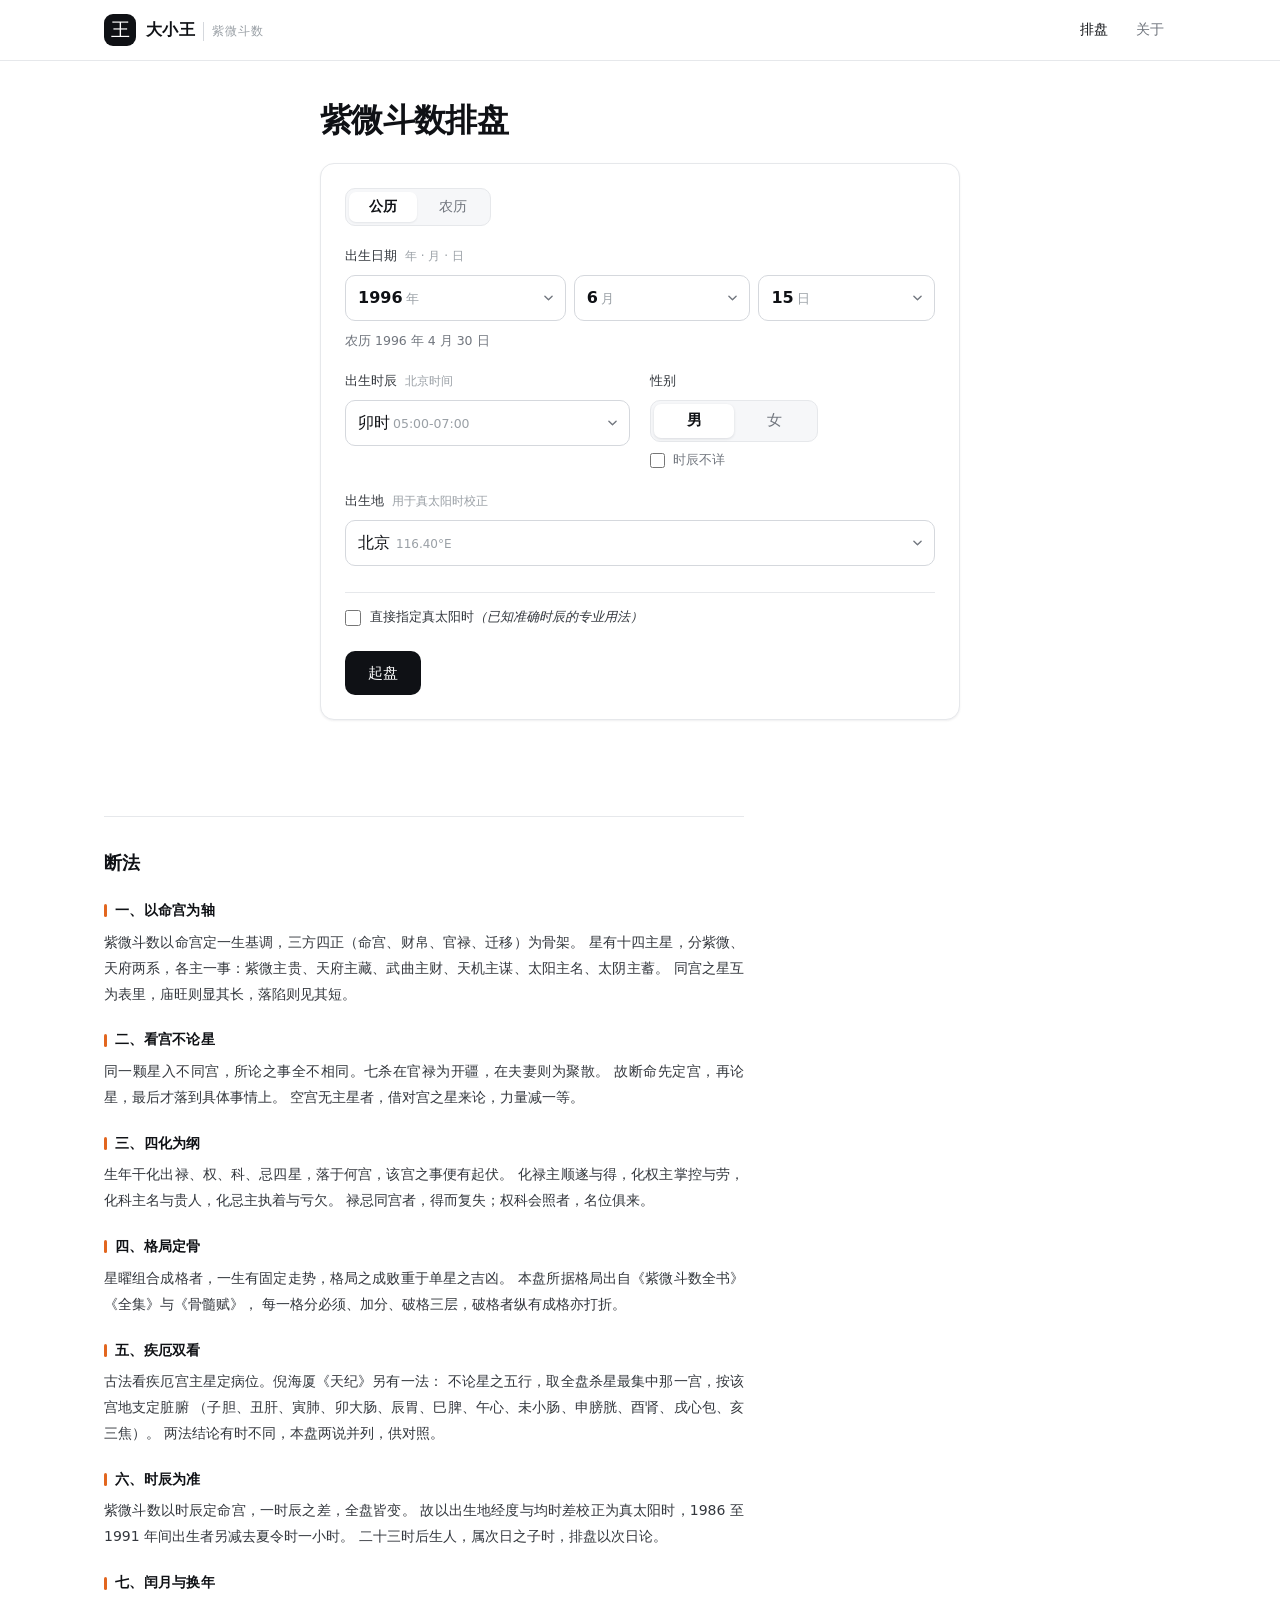
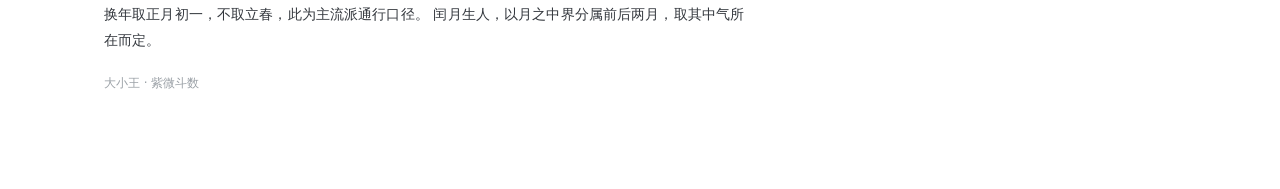
<file: index.html>
<!DOCTYPE html>
<html lang="zh-CN">
<head>
<meta charset="utf-8">
<meta name="viewport" content="width=device-width, initial-scale=1, viewport-fit=cover">
<meta name="theme-color" content="#ffffff">
<title>大小王 · 紫微斗数排盘</title>
<meta name="description" content="紫微斗数排盘。按《紫微斗数全书》校订星曜庙旺，含真太阳时校正、生年四化、大限流年与格局断法。">
<meta property="og:type" content="website">
<meta property="og:title" content="大小王 · 紫微斗数排盘">
<meta property="og:description" content="紫微斗数排盘。按《紫微斗数全书》校订星曜庙旺，含真太阳时校正、生年四化、大限流年与格局断法。">
<meta name="twitter:card" content="summary">
<link rel="stylesheet" href="style.css?v=mvi3adf1">
</head>
<body>

<header class="topbar">
  <div class="topbar-inner">
    <a class="brand" href="./" aria-label="大小王 紫微斗数">
      <span class="brand-mark" aria-hidden="true">王</span>
      <span class="brand-text">
        <span class="brand-name">大小王</span>
        <span class="brand-sub">紫微斗数</span>
      </span>
    </a>
    <nav class="topnav">
      <button type="button" class="nav-link is-active" data-scroll="app">排盘</button>
      <button type="button" class="nav-link" data-scroll="about">关于</button>
    </nav>
  </div>
</header>

<main id="app">

  <!-- ─── 输入区 ─── -->
  <section class="hero" id="form-section">
    <h1 class="hero-title">紫微斗数排盘</h1>

    <form class="card form-card" id="birth-form" novalidate>

      <div class="field field-wide">
        <div class="cal-switch" role="tablist" aria-label="历法">
          <button type="button" class="cal-tab is-active" data-cal="solar" role="tab" aria-selected="true">公历</button>
          <button type="button" class="cal-tab" data-cal="lunar" role="tab" aria-selected="false">农历</button>
        </div>
      </div>

      <div class="field field-wide">
        <label class="label">出生日期<span class="label-note">年 · 月 · 日</span></label>
        <div class="date-row">
          <button type="button" class="pick" id="pick-year" aria-label="选年"></button>
          <button type="button" class="pick" id="pick-month" aria-label="选月"></button>
          <button type="button" class="pick" id="pick-day" aria-label="选日"></button>
        </div>
        <p class="date-hint" id="date-hint"></p>
      </div>

      <div class="field">
        <label class="label">出生时辰<span class="label-note">北京时间</span></label>
        <button type="button" class="pick pick-wide" id="pick-hour" aria-label="选时辰"></button>

      </div>

      <div class="field">
        <span class="label">性别</span>
        <div class="slider" id="gender-slider" role="radiogroup" aria-label="性别">
          <span class="slider-thumb" aria-hidden="true"></span>
          <button type="button" class="slider-opt is-on" data-gender="male" role="radio" aria-checked="true">男</button>
          <button type="button" class="slider-opt" data-gender="female" role="radio" aria-checked="false">女</button>
        </div>
        <label class="check">
          <input type="checkbox" id="unknown-time">
          <span>时辰不详</span>
        </label>
      </div>

      <div class="field field-wide">
        <label class="label">出生地<span class="label-note">用于真太阳时校正</span></label>
        <button type="button" class="pick" id="pick-city" aria-label="选出生地"></button>
      </div>


      <div class="field field-wide adv">
        <label class="adv-check">
          <input type="checkbox" id="use-solar">
          <span>直接指定真太阳时<em>（已知准确时辰的专业用法）</em></span>
        </label>
        <div class="adv-input" id="adv-input" style="display:none">
          <button type="button" class="pick pick-wide" id="pick-solar" aria-label="选真太阳时"></button>
        </div>
      </div>

      <div class="form-actions">
        <button class="btn btn-primary" type="submit">起盘</button>
        <button class="btn btn-ghost" type="button" id="btn-reset" hidden>重新填写</button>
      </div>
      <p class="form-error" id="form-error" hidden></p>
    </form>
  </section>

  <!-- ─── 结果区 ─── -->
  <section class="result" id="result" hidden>

    <div class="result-head">
      <div class="result-title">
        <h2 id="chart-name">命盘</h2>
        <p class="result-meta" id="chart-meta"></p>
      </div>
      <div class="result-actions">
        <button class="btn btn-ghost btn-sm" type="button" id="btn-toggle-stars">隐藏杂曜</button>
        <button class="btn btn-ghost btn-sm" type="button" id="btn-print">导出 PDF</button>
        <button class="btn btn-ghost btn-sm" type="button" id="btn-new">改信息</button>
      </div>
    </div>

    <div class="board-wrap">
      <div class="board" id="board" aria-label="紫微斗数十二宫命盘"></div>
    </div>

    <div class="palace-detail" id="palace-detail" hidden></div>

    <div class="grid-2">
      <div class="card panel">
        <h3 class="panel-title">基本信息</h3>
        <dl class="kv" id="facts"></dl>
        <h3 class="panel-title panel-title-gap">时辰推算</h3>
        <div id="solar-trace"></div>
      </div>
      <div class="card panel">
        <h3 class="panel-title">生年四化<small id="sihua-stem"></small></h3>
        <div class="sihua-row" id="sihua-row"></div>
        <div class="sihua-detail" id="sihua-detail" hidden></div>
        <h3 class="panel-title panel-title-gap">命宫格局</h3>
        <div class="patterns" id="patterns"></div>
      </div>
    </div>

    <div class="card panel panel-wide">
      <h3 class="panel-title">大限<small>点击查看该步大限</small></h3>
      <div class="daxian-row" id="daxian-row"></div>
      <div class="daxian-detail" id="daxian-detail"></div>
    </div>

    <section class="reading" id="reading">
      <div class="reading-head">
        <h2 class="reading-title">解读</h2>
        <p class="reading-sub">按十二宫逐宫推演，每条论断下标出所依之星与宫</p>
      </div>
      <div class="reading-grid" id="reading-grid"></div>
    </section>

    <section class="reading" id="full-reading" hidden>
      <div class="reading-head">
        <h2 class="reading-title">详细解读<small class="full-tag">原始数据 · 2000–2010 出生</small></h2>
      </div>
      <div id="full-reading-body"></div>
    </section>

  </section>

  <!-- ─── 关于 ─── -->
  <section class="about" id="about">
    <h2 class="about-title">断法</h2>

    <h3 class="about-h">一、以命宫为轴</h3>
    <p class="about-text">
      紫微斗数以命宫定一生基调，三方四正（命宫、财帛、官禄、迁移）为骨架。
      星有十四主星，分紫微、天府两系，各主一事：紫微主贵、天府主藏、武曲主财、天机主谋、太阳主名、太阴主蓄。
      同宫之星互为表里，庙旺则显其长，落陷则见其短。
    </p>

    <h3 class="about-h">二、看宫不论星</h3>
    <p class="about-text">
      同一颗星入不同宫，所论之事全不相同。七杀在官禄为开疆，在夫妻则为聚散。
      故断命先定宫，再论星，最后才落到具体事情上。
      空宫无主星者，借对宫之星来论，力量减一等。
    </p>

    <h3 class="about-h">三、四化为纲</h3>
    <p class="about-text">
      生年干化出禄、权、科、忌四星，落于何宫，该宫之事便有起伏。
      化禄主顺遂与得，化权主掌控与劳，化科主名与贵人，化忌主执着与亏欠。
      禄忌同宫者，得而复失；权科会照者，名位俱来。
    </p>

    <h3 class="about-h">四、格局定骨</h3>
    <p class="about-text">
      星曜组合成格者，一生有固定走势，格局之成败重于单星之吉凶。
      本盘所据格局出自《紫微斗数全书》《全集》与《骨髓赋》，
      每一格分必须、加分、破格三层，破格者纵有成格亦打折。
    </p>

    <h3 class="about-h">五、疾厄双看</h3>
    <p class="about-text">
      古法看疾厄宫主星定病位。倪海厦《天纪》另有一法：
      不论星之五行，取全盘杀星最集中那一宫，按该宫地支定脏腑
      （子胆、丑肝、寅肺、卯大肠、辰胃、巳脾、午心、未小肠、申膀胱、酉肾、戌心包、亥三焦）。
      两法结论有时不同，本盘两说并列，供对照。
    </p>

    <h3 class="about-h">六、时辰为准</h3>
    <p class="about-text">
      紫微斗数以时辰定命宫，一时辰之差，全盘皆变。
      故以出生地经度与均时差校正为真太阳时，1986 至 1991 年间出生者另减去夏令时一小时。
      二十三时后生人，属次日之子时，排盘以次日论。
    </p>

    <h3 class="about-h">七、闰月与换年</h3>
    <p class="about-text">
      换年取正月初一，不取立春，此为主流派通行口径。
      闰月生人，以月之中界分属前后两月，取其中气所在而定。
    </p>

    <p class="about-foot">大小王 · 紫微斗数</p>
  </section>

</main>



<!-- 弹层：格局详情 -->
<div class="sheet" id="sheet" hidden>
  <div class="sheet-mask" data-close></div>
  <div class="sheet-body" role="dialog" aria-modal="true">
    <button class="sheet-close" data-close aria-label="关闭">×</button>
    <div id="sheet-content"></div>
  </div>
</div>


<!-- 滚轮选择面板 -->
<div class="wheel-sheet" id="wheel-sheet" hidden>
  <div class="wheel-mask" data-wclose></div>
  <div class="wheel-panel">
    <div class="wheel-top">
      <button type="button" class="wheel-cancel" data-wclose>取消</button>
      <span class="wheel-title" id="wheel-title">选择</span>
      <button type="button" class="wheel-ok" id="wheel-ok">确定</button>
    </div>
    <div class="wheel-body">
      <div class="wheel-band" aria-hidden="true"></div>
      <div class="wheels" id="wheels"></div>
    </div>
  </div>
</div>

<script src="app.js?v=mvi3adf1"></script>
</body>
</html>
</file>
<file: style.css>
/* ─── 设计变量 ─────────────────────────────────────────── */
:root {
  --ink: #0f1115;
  --ink-2: #33373d;
  --muted: #71767e;
  --muted-2: #9aa0a6;
  --line: #e6e8eb;
  --line-strong: #d5d8dd;
  --bg: #ffffff;
  --soft: #f6f7f9;
  --accent: #b42318;
  --accent-soft: #fdf3f2;
  --sel: #e2661f;            /* 选中态：橙 */
  --sel-soft: #fdf5ef;
  --sel-strong: #c9540e;
  --green: #157f5b;
  --amber: #a16207;
  --blue: #1d4ed8;
  --radius: 14px;
  --radius-sm: 10px;
  --shadow: 0 1px 2px rgba(16, 24, 40, .04), 0 1px 3px rgba(16, 24, 40, .03);
  --font: -apple-system, BlinkMacSystemFont, "SF Pro Text", "Segoe UI", "PingFang SC",
          "Hiragino Sans GB", "Microsoft YaHei", system-ui, sans-serif;
}

* { box-sizing: border-box; }

html { -webkit-text-size-adjust: 100%; }

body {
  margin: 0;
  background: var(--bg);
  color: var(--ink);
  font-family: var(--font);
  font-size: 15px;
  line-height: 1.6;
  -webkit-font-smoothing: antialiased;
}

a { color: inherit; text-decoration: none; }
a:hover { text-decoration: underline; }
button { font-family: inherit; }

/* ─── 顶栏 ────────────────────────────────────────────── */
.topbar {
  position: sticky;
  top: 0;
  z-index: 20;
  background: rgba(255, 255, 255, .82);
  backdrop-filter: saturate(180%) blur(16px);
  -webkit-backdrop-filter: saturate(180%) blur(16px);
  border-bottom: 1px solid var(--line);
}
.topbar-inner {
  max-width: 1120px;
  margin: 0 auto;
  padding: 0 24px;
  height: 60px;
  display: flex;
  align-items: center;
  justify-content: space-between;
  gap: 16px;
}

.brand { display: flex; align-items: center; gap: 10px; }
.brand:hover { text-decoration: none; }

.brand-mark {
  width: 32px;
  height: 32px;
  border-radius: 9px;
  background: var(--ink);
  color: #fff;
  font-family: "Songti SC", "STSong", "Noto Serif CJK SC", serif;
  font-size: 19px;
  line-height: 32px;
  text-align: center;
  letter-spacing: 0;
  flex: none;
  user-select: none;
}

.brand-text { display: flex; align-items: baseline; gap: 8px; }
.brand-name {
  font-size: 16px;
  font-weight: 650;
  letter-spacing: .02em;
}
.brand-sub {
  font-size: 12px;
  color: var(--muted-2);
  letter-spacing: .08em;
  padding-left: 8px;
  border-left: 1px solid var(--line-strong);
}

.topnav { display: flex; gap: 4px; }
.nav-link {
  appearance: none;
  border: 0;
  background: transparent;
  color: var(--muted);
  font-size: 14px;
  padding: 7px 12px;
  border-radius: 8px;
  cursor: pointer;
  transition: color .15s, background .15s;
}
.nav-link:hover { color: var(--ink); background: var(--soft); }
.nav-link.is-active { color: var(--ink); font-weight: 550; }

/* ─── 主体 ────────────────────────────────────────────── */
main { max-width: 1120px; margin: 0 auto; padding: 0 24px 96px; }

#form-section, #reading, #about { scroll-margin-top: 76px; }

.hero { padding: 64px 0 40px; max-width: 640px; margin: 0 auto; }
.hero-title {
  font-size: 40px;
  line-height: 1.2;
  font-weight: 680;
  letter-spacing: -.02em;
  margin: 0 0 12px;
}
.hero-sub {
  margin: 0 0 32px;
  color: var(--muted);
  font-size: 15.5px;
  line-height: 1.7;
}

.card {
  background: #fff;
  border: 1px solid var(--line);
  border-radius: var(--radius);
  box-shadow: var(--shadow);
}

/* ─── 表单 ────────────────────────────────────────────── */
.form-card {
  padding: 24px;
  display: grid;
  grid-template-columns: 1fr 1fr;
  gap: 20px 20px;
}
.field { display: flex; flex-direction: column; gap: 8px; }
.field-wide { grid-column: 1 / -1; }

.label {
  font-size: 13px;
  font-weight: 550;
  color: var(--ink-2);
  display: flex;
  align-items: baseline;
  gap: 8px;
}
.label-note { font-weight: 400; color: var(--muted-2); font-size: 12px; }

.input {
  appearance: none;
  width: 100%;
  height: 42px;
  padding: 0 12px;
  border: 1px solid var(--line-strong);
  border-radius: var(--radius-sm);
  background: #fff;
  color: var(--ink);
  font-size: 15px;
  font-family: inherit;
  transition: border-color .15s, box-shadow .15s;
}
.input:focus {
  outline: none;
  border-color: var(--ink);
  box-shadow: 0 0 0 3px rgba(15, 17, 21, .08);
}
.select {
  cursor: pointer;
  background-image: url("data:image/svg+xml,%3Csvg xmlns='http://www.w3.org/2000/svg' width='10' height='6' viewBox='0 0 10 6'%3E%3Cpath d='M1 1l4 4 4-4' stroke='%2371767e' stroke-width='1.5' fill='none' stroke-linecap='round' stroke-linejoin='round'/%3E%3C/svg%3E");
  background-repeat: no-repeat;
  background-position: right 14px center;
  padding-right: 34px;
}
.select-row { display: grid; grid-template-columns: 1fr 1fr; gap: 12px; }

.check {
  display: flex;
  align-items: flex-start;
  gap: 8px;
  font-size: 13px;
  color: var(--muted);
  cursor: pointer;
  user-select: none;
}
.check input { margin: 3px 0 0; accent-color: var(--ink); width: 15px; height: 15px; }
.check em { font-style: normal; color: var(--muted-2); font-size: 12px; }

.segmented {
  display: inline-flex;
  padding: 3px;
  gap: 2px;
  background: var(--soft);
  border-radius: 10px;
  border: 1px solid var(--line);
  align-self: flex-start;
}
.seg {
  appearance: none;
  border: 0;
  background: transparent;
  color: var(--muted);
  font-size: 14px;
  padding: 6px 24px;
  border-radius: 7px;
  cursor: pointer;
  transition: all .15s;
}
.seg.is-active {
  background: #fff;
  color: var(--ink);
  font-weight: 550;
  box-shadow: 0 1px 2px rgba(16, 24, 40, .08);
}

.form-actions {
  grid-column: 1 / -1;
  display: flex;
  gap: 10px;
  margin-top: 4px;
}

.btn {
  appearance: none;
  border: 1px solid transparent;
  border-radius: var(--radius-sm);
  font-size: 15px;
  font-weight: 550;
  padding: 0 22px;
  height: 44px;
  cursor: pointer;
  transition: background .15s, border-color .15s, transform .06s;
}
.btn:active { transform: translateY(1px); }
.btn-primary { background: var(--ink); color: #fff; }
.btn-primary:hover { background: #262b33; }
.btn-ghost {
  background: #fff;
  border-color: var(--line-strong);
  color: var(--ink-2);
}
.btn-ghost:hover { background: var(--soft); border-color: var(--muted-2); }
.btn-sm { height: 34px; padding: 0 14px; font-size: 13.5px; font-weight: 500; }

.form-error {
  grid-column: 1 / -1;
  margin: 0;
  padding: 10px 12px;
  font-size: 13.5px;
  color: var(--accent);
  background: var(--accent-soft);
  border-radius: var(--radius-sm);
}

/* ─── 结果头 ──────────────────────────────────────────── */
.result { padding-top: 8px; }
.result-head {
  display: flex;
  align-items: flex-end;
  justify-content: space-between;
  gap: 16px;
  flex-wrap: wrap;
  margin-bottom: 20px;
}
.result-title h2 {
  margin: 0 0 4px;
  font-size: 22px;
  font-weight: 650;
  letter-spacing: -.01em;
}
.result-meta {
  margin: 0;
  color: var(--muted);
  font-size: 13.5px;
  font-variant-numeric: tabular-nums;
}
.result-actions { display: flex; gap: 8px; flex-wrap: wrap; }

/* ─── 命盘 ────────────────────────────────────────────── */
.board-wrap { overflow-x: auto; -webkit-overflow-scrolling: touch; }

.board {
  display: grid;
  grid-template-columns: repeat(4, minmax(0, 1fr));
  grid-template-rows: repeat(4, minmax(136px, auto));
  gap: 8px;
}

.palace {
  border: 1px solid var(--line);
  border-radius: var(--radius-sm);
  padding: 10px 11px;
  display: flex;
  flex-direction: column;
  gap: 6px;
  background: #fff;
  min-height: 0;
  transition: border-color .15s, box-shadow .15s, background .15s;
  cursor: default;
}
.palace:hover { border-color: var(--line-strong); box-shadow: var(--shadow); }

.palace-head {
  display: flex;
  align-items: baseline;
  justify-content: space-between;
  gap: 6px;
}
.palace-name {
  font-size: 13px;
  font-weight: 600;
  color: var(--ink);
  letter-spacing: .02em;
}
.palace-gz {
  font-size: 11.5px;
  color: var(--muted-2);
  font-variant-numeric: tabular-nums;
}
.palace-tag {
  font-size: 10px;
  color: var(--accent);
  border: 1px solid currentColor;
  border-radius: 4px;
  padding: 0 3px;
  line-height: 1.5;
  margin-left: 4px;
  vertical-align: 1px;
}

.stars-major { display: flex; flex-wrap: wrap; gap: 4px 10px; }
.star-major {
  display: inline-flex;
  align-items: baseline;
  gap: 2px;
  font-size: 15px;
  font-weight: 600;
  letter-spacing: .01em;
}
.star-bright {
  font-size: 10.5px;
  font-weight: 500;
  color: var(--muted-2);
  margin-left: 1px;
}

.stars-other {
  display: flex;
  flex-wrap: wrap;
  gap: 2px 7px;
  font-size: 11.5px;
  color: var(--muted);
  line-height: 1.5;
}
.star-sha { color: #b0897f; }
.star-lucky { color: #6f8f7e; }

.palace-foot {
  margin-top: auto;
  display: flex;
  align-items: baseline;
  justify-content: space-between;
  gap: 6px;
  font-size: 11px;
  color: var(--muted-2);
  font-variant-numeric: tabular-nums;
}
.palace-empty { font-size: 11.5px; color: var(--muted-2); }

/* 四化印章 */
.sihua {
  display: inline-block;
  width: 14px;
  height: 14px;
  line-height: 14px;
  text-align: center;
  border-radius: 3px;
  font-size: 10px;
  font-weight: 700;
  margin-left: 2px;
  vertical-align: 1px;
  color: #fff;
}
.sihua-禄 { background: var(--green); }
.sihua-权 { background: var(--amber); }
.sihua-科 { background: var(--blue); }
.sihua-忌 { background: var(--accent); }

/* 命宫 / 身宫 / 当前大限 */
.palace.is-ming { border-color: var(--ink); box-shadow: inset 0 0 0 .5px var(--ink); }
.palace.is-shen .palace-name::after {
  content: "身";
  font-size: 9.5px;
  color: var(--accent);
  border: 1px solid currentColor;
  border-radius: 3px;
  padding: 0 2px;
  margin-left: 4px;
  vertical-align: 1px;
}
.palace.is-current { background: var(--soft); }
.palace.is-selected { border-color: var(--ink); box-shadow: 0 0 0 3px rgba(15, 17, 21, .07); }
.palace.is-current:not(.is-ming) { border-color: var(--line-strong); }

/* 中宫 */
.board-center {
  grid-column: 2 / 4;
  grid-row: 2 / 4;
  border-radius: var(--radius-sm);
  background: var(--soft);
  padding: 18px 20px;
  display: flex;
  flex-direction: column;
  justify-content: center;
  gap: 14px;
}
.center-top { text-align: center; }
.center-label { font-size: 11.5px; color: var(--muted-2); letter-spacing: .18em; }
.center-title {
  font-size: 19px;
  font-weight: 650;
  margin: 4px 0 2px;
  letter-spacing: .04em;
}
.center-sub {
  font-size: 12.5px;
  color: var(--muted);
  font-variant-numeric: tabular-nums;
}
.center-grid {
  display: grid;
  grid-template-columns: repeat(2, 1fr);
  gap: 8px 16px;
  padding-top: 12px;
  border-top: 1px solid var(--line-strong);
}
.center-item { display: flex; flex-direction: column; gap: 1px; }
.center-item-wide { grid-column: 1 / -1; }
.center-item-wide dd { letter-spacing: .06em; }
.center-item dt { font-size: 11px; color: var(--muted-2); }
.center-item dd { margin: 0; font-size: 13.5px; font-weight: 550; }

/* ─── 面板 ────────────────────────────────────────────── */
.grid-2 {
  display: grid;
  grid-template-columns: 1fr 1fr;
  gap: 16px;
  margin-top: 16px;
  align-items: start;
}
.panel { padding: 20px 22px; }
.panel-wide { margin-top: 16px; }
.panel-title {
  margin: 0 0 14px;
  font-size: 13px;
  font-weight: 600;
  color: var(--ink-2);
  letter-spacing: .02em;
  display: flex;
  align-items: baseline;
  gap: 8px;
}
.panel-title small {
  font-weight: 400;
  color: var(--muted-2);
  font-size: 11.5px;
  letter-spacing: 0;
}
.panel-title-gap { margin-top: 22px; }

.kv {
  margin: 0;
  display: grid;
  grid-template-columns: auto 1fr;
  gap: 9px 18px;
  font-size: 13.5px;
}
.kv dt { color: var(--muted); }
.kv dd { margin: 0; color: var(--ink); font-variant-numeric: tabular-nums; }

.sihua-row { display: grid; grid-template-columns: repeat(2, 1fr); gap: 8px; }.sihua-item {
  display: flex;
  align-items: center;
  gap: 8px;
  padding: 8px 10px;
  border: 1px solid var(--line);
  border-radius: 8px;
  font-size: 13px;
}
.sihua-item .sihua { margin: 0; flex: none; }
.sihua-item span:last-child { color: var(--ink-2); }

.patterns { display: flex; flex-wrap: wrap; gap: 7px; }
.pattern-chip {
  font-size: 12.5px;
  padding: 4px 9px;
  border-radius: 999px;
  border: 1px solid var(--line-strong);
  color: var(--ink-2);
  background: #fff;
  white-space: nowrap;
}
.pattern-chip.lv-excellent { border-color: #c8b48a; color: #7a5c22; background: #fdfaf3; }
.pattern-chip.lv-caution { border-color: #e0c4bf; color: #8a3a30; background: #fdf5f4; }
.pattern-empty { font-size: 13px; color: var(--muted-2); }

/* ─── 时辰推算 ────────────────────────────────────────── */
.trace-flow {
  display: flex;
  flex-wrap: wrap;
  align-items: stretch;
  gap: 6px;
}
.trace-node {
  display: flex;
  flex-direction: column;
  gap: 1px;
  padding: 6px 9px;
  border: 1px solid var(--line);
  border-radius: 8px;
  background: #fff;
  min-width: 0;
  position: relative;
}
.trace-node + .trace-node::before {
  content: "";
  position: absolute;
  left: -7px;
  top: 50%;
  width: 6px;
  height: 1px;
  background: var(--line-strong);
}
.trace-val {
  font-size: 12.5px;
  font-weight: 600;
  font-variant-numeric: tabular-nums;
  white-space: nowrap;
}
.trace-key { font-size: 10px; color: var(--muted-2); white-space: nowrap; }
.trace-node.is-final { background: var(--ink); border-color: var(--ink); }
.trace-node.is-final .trace-val { color: #fff; }
.trace-node.is-final .trace-key { color: rgba(255, 255, 255, .6); }

.trace-result {
  margin: 10px 0 0;
  font-size: 13px;
  color: var(--muted);
}
.trace-result strong { color: var(--ink); font-weight: 600; }

/* ─── 大限 ────────────────────────────────────────────── */
.daxian-row {
  display: grid;
  grid-template-columns: repeat(12, 1fr);
  gap: 6px;
}
.dx {
  appearance: none;
  border: 1px solid var(--line);
  background: #fff;
  border-radius: 8px;
  padding: 8px 4px;
  cursor: pointer;
  text-align: center;
  transition: all .15s;
  min-width: 0;
}
.dx:hover { border-color: var(--muted-2); background: var(--soft); }
.dx-age {
  display: block;
  font-size: 12.5px;
  font-weight: 600;
  font-variant-numeric: tabular-nums;
  color: var(--ink);
  white-space: nowrap;
}
.dx-palace { display: block; font-size: 10.5px; color: var(--muted-2); white-space: nowrap; }
.dx.is-now { border-color: var(--ink); background: var(--ink); }
.dx.is-now .dx-age, .dx.is-now .dx-palace { color: #fff; }
.dx.is-now .dx-palace { opacity: .7; }

.daxian-detail {
  margin-top: 14px;
  padding-top: 14px;
  border-top: 1px solid var(--line);
  font-size: 13.5px;
  color: var(--muted);
  min-height: 22px;
}
.daxian-detail strong { color: var(--ink); font-weight: 600; }
.daxian-detail .sihua { margin: 0 2px; }



/* ─── 关于 ────────────────────────────────────────────── */
.about {
  margin-top: 64px;
  padding-top: 32px;
  border-top: 1px solid var(--line);
  max-width: 640px;
}
.about-title {
  font-size: 18px;
  font-weight: 650;
  margin: 0 0 20px;
  letter-spacing: -.01em;
}
.about-h {
  font-size: 13.5px;
  font-weight: 650;
  color: var(--ink);
  margin: 22px 0 8px;
  letter-spacing: .02em;
  display: flex;
  align-items: center;
  gap: 8px;
}
.about-h::before {
  content: "";
  width: 3px;
  height: 13px;
  border-radius: 2px;
  background: var(--sel);
  flex: none;
}
.about-text { font-size: 14px; color: var(--ink-2); line-height: 1.85; margin: 0 0 10px; text-align: justify; }
.about-text a { color: var(--ink-2); text-decoration: underline; text-underline-offset: 2px; text-decoration-color: var(--line-strong); }
.about-text a:hover { text-decoration-color: var(--ink); }
.about-foot { font-size: 12px; color: var(--muted-2); margin: 20px 0 0; }

/* ─── 响应式 ──────────────────────────────────────────── */
@media (max-width: 860px) {
  main { padding: 0 16px 72px; }
  .topbar-inner { padding: 0 16px; }
  .hero { padding: 40px 0 28px; }
  .hero-title { font-size: 30px; }
  .hero-sub { font-size: 14.5px; margin-bottom: 24px; }
  .form-card { grid-template-columns: 1fr; padding: 20px; gap: 18px; }
  .field-wide { grid-column: 1; }
  .form-actions { grid-column: 1; }
  .form-error { grid-column: 1; }
  .grid-2 { grid-template-columns: 1fr; }
  .panel { padding: 18px; }
  .result-head { align-items: flex-start; }
  .daxian-row { grid-template-columns: repeat(6, 1fr); }

  /* 命盘在窄屏整体缩小，保持 4×4 完整可见 */
  .board { gap: 4px; grid-template-rows: repeat(4, minmax(84px, auto)); }
  .palace { padding: 6px 6px; gap: 3px; border-radius: 8px; }
  .palace-head { gap: 2px; }
  .palace-name { font-size: 11.5px; }
  .palace-gz { font-size: 9.5px; }
  .palace-tag { display: none; }
  .star-major { font-size: 12.5px; gap: 0 2px; }
  .star-bright { font-size: 9px; }
  .stars-major { gap: 2px 4px; }
  .stars-other { font-size: 9.5px; gap: 1px 4px; line-height: 1.4; }
  .palace-foot { font-size: 9.5px; }
  .palace-empty { font-size: 10px; }
  .sihua { width: 12px; height: 12px; line-height: 12px; font-size: 9px; }
  .board-center { padding: 10px 8px; gap: 8px; border-radius: 8px; }
  .center-label { font-size: 9.5px; letter-spacing: .1em; }
  .center-title { font-size: 15px; margin: 2px 0 0; }
  .center-sub { font-size: 10px; }
  .center-grid { grid-template-columns: 1fr 1fr; gap: 5px 6px; padding-top: 8px; }
  .center-item dt { font-size: 9.5px; }
  .center-item dd { font-size: 11px; }
}

@media (max-width: 520px) {
  .brand-sub { display: none; }
  .seg { padding: 6px 20px; }
  .result-actions { width: 100%; }
  .result-actions .btn { flex: 1; }
  .daxian-row { grid-template-columns: repeat(4, 1fr); }
}

/* ─── 打印 / 导出 PDF ─────────────────────────────────── */
/* ─── 解读 ────────────────────────────────────────────── */
.reading { margin-top: 40px; }

.reading-head { margin-bottom: 16px; }
.reading-title {
  font-size: 18px;
  font-weight: 650;
  margin: 0 0 4px;
  letter-spacing: -.01em;
}
.reading-sub { margin: 0; font-size: 13px; color: var(--muted); }

.reading-grid {
  display: grid;
  grid-template-columns: 1fr 1fr;
  gap: 14px;
  align-items: start;
}

.read-card {
  border: 1px solid var(--line);
  border-radius: var(--radius);
  background: #fff;
  padding: 20px 22px;
}
.read-card-wide { grid-column: 1 / -1; }

.read-head {
  display: flex;
  align-items: baseline;
  gap: 10px;
  flex-wrap: wrap;
  margin-bottom: 10px;
  padding-bottom: 10px;
  border-bottom: 1px solid var(--line);
}
.read-title {
  margin: 0;
  font-size: 15px;
  font-weight: 650;
  letter-spacing: .01em;
}
.read-tag {
  font-size: 12px;
  color: var(--muted);
  background: var(--soft);
  border-radius: 5px;
  padding: 2px 7px;
}

.read-over {
  margin: 0 0 12px;
  font-size: 14px;
  line-height: 1.85;
  color: var(--ink-2);
  text-align: justify;
}

.read-list {
  margin: 0 0 12px;
  padding: 0;
  list-style: none;
  display: flex;
  flex-direction: column;
  gap: 8px;
}
.read-list li {
  position: relative;
  padding-left: 14px;
  font-size: 13.5px;
  line-height: 1.8;
  color: var(--ink-2);
}
.read-list li::before {
  content: "";
  position: absolute;
  left: 2px;
  top: .72em;
  width: 4px;
  height: 4px;
  border-radius: 50%;
  background: var(--line-strong);
}

.read-advice {
  display: flex;
  gap: 10px;
  padding: 10px 12px;
  background: var(--soft);
  border-radius: 8px;
  margin-bottom: 10px;
}
.read-advice-label {
  flex: none;
  font-size: 11.5px;
  font-weight: 650;
  color: var(--accent);
  letter-spacing: .06em;
  padding-top: 2px;
}
.read-advice p {
  margin: 0;
  font-size: 13.5px;
  line-height: 1.8;
  color: var(--ink-2);
}

.read-basis {
  margin: 0;
  font-size: 11.5px;
  color: var(--muted-2);
  line-height: 1.6;
  padding-top: 8px;
  border-top: 1px dashed var(--line);
  font-variant-numeric: tabular-nums;
}

.read-error { color: var(--accent); font-size: 13.5px; }

@media (max-width: 860px) {
  .reading-grid { grid-template-columns: 1fr; }
  .read-card { padding: 16px 18px; }
  .read-over { font-size: 13.5px; }
  .read-list li { font-size: 13px; }
}


@media print {
  /* 纵向 A4：与你实测导出的效果一致 */
  @page { size: A4 portrait; margin: 12mm 10mm; }

  .topbar, .hero, .about, .result-actions, #daxian-detail,
  .palace-detail, .sheet, .sihua-detail, .wheel-sheet { display: none !important; }

  html, body { background: #fff !important; }
  body { font-size: 10.5pt; -webkit-print-color-adjust: exact; print-color-adjust: exact; }
  main { max-width: none; padding: 0; margin: 0; }
  .result { padding: 0; }

  .result-head { margin-bottom: 8px; }
  .result-title h2 { font-size: 15pt; }
  .result-meta { font-size: 9pt; }

  /* 命盘：四列铺满，行高交给内容 */
  .board-wrap { overflow: visible; }
  .board {
    min-width: 0;
    gap: 4px;
    grid-template-columns: repeat(4, 1fr);
    grid-template-rows: repeat(4, auto);
  }
  .palace { padding: 6px 7px; border-radius: 5px; break-inside: avoid; box-shadow: none; }
  .palace-name { font-size: 9pt; }
  .palace-gz { font-size: 7.5pt; }
  .star-major { font-size: 10pt; }
  .star-bright { font-size: 7pt; }
  .stars-other { font-size: 7pt; line-height: 1.35; }
  .palace-foot { font-size: 7pt; }
  .board-center { padding: 8px; }
  .center-title { font-size: 13pt; }
  .center-label, .center-sub { font-size: 8pt; }
  .center-item dt { font-size: 7.5pt; }
  .center-item dd { font-size: 9pt; }

  .palace.is-ming { border-color: #000; box-shadow: inset 0 0 0 .5px #000; }
  .palace.is-current { background: transparent; }

  .sihua { -webkit-print-color-adjust: exact; print-color-adjust: exact; }

  /* 信息面板 */
  .grid-2 { grid-template-columns: 1fr 1fr; gap: 8px; margin-top: 8px; }
  .panel { padding: 10px 12px; box-shadow: none; break-inside: avoid; }
  .panel-wide { margin-top: 8px; }
  .panel-title { font-size: 9pt; }
  .kv { font-size: 9pt; }

  /* 大限 */
  .dx { padding: 4px 2px; }
  .dx-age { font-size: 8.5pt; }
  .dx-palace { font-size: 7pt; }
  .dx.is-now { background: #fff !important; border-color: #000; }
  .dx.is-now .dx-age, .dx.is-now .dx-palace { color: #000 !important; }
  .daxian-row .dx.is-selected { box-shadow: none; }
  .daxian-row .dx.is-selected::after { display: none; }
}

@media print {
  .reading { margin-top: 0; break-before: page; }
  .reading-title { font-size: 13pt; margin-bottom: 8px; }
  .reading-grid { grid-template-columns: 1fr 1fr; gap: 9px; }
  .read-card { padding: 9px 11px; break-inside: avoid; box-shadow: none; }
  .read-card-wide { grid-column: 1 / -1; }
  .read-head { padding-bottom: 6px; margin-bottom: 7px; }
  .read-title { font-size: 10pt; }
  .read-tag { font-size: 7.5pt; }
  .read-over { font-size: 8.5pt; line-height: 1.65; margin-bottom: 6px; }
  .read-list { gap: 3px; margin-bottom: 6px; }
  .read-list li { font-size: 8pt; line-height: 1.6; padding-left: 10px; }
  .read-advice { padding: 6px 8px; margin-bottom: 6px; background: #f4f5f6 !important; }
  .read-advice-label { font-size: 7.5pt; }
  .read-advice p { font-size: 8pt; line-height: 1.6; }
  .read-basis { font-size: 7pt; padding-top: 4px; }
}

/* ═══════════ 交互反馈 ═══════════ */

/* 宫殿可点击 */
.palace {
  cursor: pointer;
  -webkit-tap-highlight-color: transparent;
}
.palace:focus-visible {
  outline: 2px solid var(--ink);
  outline-offset: 2px;
}

/* 选中的宫（点开详情） */
.palace.is-open {
  border-color: var(--sel);
  box-shadow: inset 0 0 0 1px var(--sel);
}

/* 四化高亮：命中该星的宫 */
.palace.is-starred {
  border-color: var(--sel);
  box-shadow: inset 0 0 0 1px var(--sel);
  background: var(--sel-soft);
}

/* 大限选中按钮 */
/* 选中大限：不加边框、不加底色、不加阴影，只让文字变橙 */
.daxian-row .dx { position: relative; }

.daxian-row .dx.is-selected .dx-age { color: var(--sel-strong); }
.daxian-row .dx.is-selected .dx-palace { color: var(--sel); }

/* 选中项底部一条细橙线作标识（不占布局） */
.daxian-row .dx.is-selected::after {
  content: "";
  position: absolute;
  left: 50%;
  bottom: 5px;
  width: 14px;
  height: 2px;
  margin-left: -7px;
  border-radius: 1px;
  background: var(--sel);
}

/* 当前大限保持纯黑块，选中它时不叠加任何橙色 */
.daxian-row .dx.is-now.is-selected {
  background: var(--ink) !important;
  box-shadow: none;
}
.daxian-row .dx.is-now.is-selected .dx-age { color: #fff; }
.daxian-row .dx.is-now.is-selected .dx-palace { color: rgba(255,255,255,.7); }
.daxian-row .dx.is-now.is-selected::after { background: rgba(255,255,255,.55); }
.daxian-row .dx.is-now.is-selected .dx-age { color: #fff; }
.daxian-row .dx.is-now.is-selected .dx-palace { color: rgba(255,255,255,.7); }
.dx { -webkit-tap-highlight-color: transparent; }

/* ─── 宫位详情面板 ─── */
.palace-detail {
  margin-top: 12px;
  border: 1px solid var(--line);
  border-radius: var(--radius);
  background: #fff;
  box-shadow: var(--shadow);
  padding: 16px 18px;
}

.pd-head {
  display: flex;
  align-items: center;
  justify-content: space-between;
  gap: 12px;
  padding-bottom: 10px;
  border-bottom: 1px solid var(--line);
  margin-bottom: 12px;
}
.pd-title { display: flex; align-items: baseline; gap: 8px; flex-wrap: wrap; }
.pd-title strong { font-size: 16px; font-weight: 650; letter-spacing: .01em; }
.pd-gz {
  font-size: 12px;
  color: var(--muted-2);
  font-variant-numeric: tabular-nums;
}
.pd-badge {
  font-size: 10.5px;
  color: var(--accent);
  border: 1px solid currentColor;
  border-radius: 4px;
  padding: 0 4px;
  line-height: 1.6;
}
.pd-head-right { display: flex; align-items: center; gap: 10px; flex: none; }
.pd-dx { font-size: 12px; color: var(--muted-2); font-variant-numeric: tabular-nums; }
.pd-close {
  appearance: none;
  border: 0;
  background: transparent;
  color: var(--muted-2);
  font-size: 20px;
  line-height: 1;
  width: 28px;
  height: 28px;
  border-radius: 6px;
  cursor: pointer;
}
.pd-close:hover { background: var(--soft); color: var(--ink); }

.pd-row {
  display: flex;
  gap: 12px;
  padding: 7px 0;
  align-items: flex-start;
}
.pd-row + .pd-row { border-top: 1px dashed var(--line); }
.pd-label {
  flex: none;
  width: 34px;
  font-size: 12px;
  color: var(--muted-2);
  padding-top: 2px;
}
.pd-val { font-size: 13.5px; line-height: 1.8; color: var(--ink-2); }

.pd-star {
  font-size: 14.5px;
  font-weight: 600;
  color: var(--ink);
  margin-right: 4px;
}
.pd-star em {
  font-style: normal;
  font-weight: 500;
  font-size: 11px;
  color: var(--muted-2);
  margin-left: 2px;
}
.pd-star-tag {
  display: inline-block;
  font-size: 11.5px;
  color: var(--muted);
  margin-right: 12px;
}
.pd-empty { color: var(--muted-2); font-size: 13px; }

.pd-names { display: inline-flex; flex-wrap: wrap; gap: 2px 10px; }
.pd-names.is-lucky { color: #567e69; }
.pd-names.is-sha { color: #a8685c; }
.pd-names.is-misc { color: var(--muted); }

.pd-foot { margin-top: 12px; padding-top: 10px; border-top: 1px solid var(--line); }
.pd-jump {
  appearance: none;
  border: 1px solid var(--line-strong);
  background: #fff;
  color: var(--ink-2);
  font-size: 13px;
  padding: 7px 14px;
  border-radius: 8px;
  cursor: pointer;
  /* 固定宽度，避免「在本页看X解读」↔「收起解读」时按钮自身跳动 */
  min-width: 128px;
  text-align: center;
  /* 去掉 iOS 触摸高亮与颜色过渡，避免点击瞬间闪一下 */
  -webkit-tap-highlight-color: transparent;
  transition: none;
}

/* 仅在真有鼠标的设备上给 hover，iOS 上 tap 会粘住 hover 形成灰底黑影 */
@media (hover: hover) and (pointer: fine) {
  .pd-jump:hover { border-color: var(--muted-2); color: var(--ink); }
}

/* ─── 四化按钮 ─── */
.sihua-item {
  appearance: none;
  width: 100%;
  cursor: pointer;
  background: #fff;
  text-align: left;
  transition: all .15s;
  -webkit-tap-highlight-color: transparent;
}
.sihua-item:hover { border-color: var(--line-strong); background: var(--soft); }
.sihua-item.is-on {
  border-color: var(--sel);
  background: var(--sel-soft);
  box-shadow: inset 0 0 0 1px var(--sel);
}
.sihua-star { flex: 1; }
.sihua-where {
  font-size: 11.5px;
  color: var(--muted-2);
  flex: none;
}
.sihua-item.is-on .sihua-where { color: var(--sel-strong); }

/* ─── 格局按钮 ─── */
.pattern-chip {
  appearance: none;
  cursor: pointer;
  transition: all .15s;
  font-family: inherit;
  -webkit-tap-highlight-color: transparent;
}
.pattern-chip:hover {
  border-color: var(--ink-2);
  color: var(--ink);
  background: var(--soft);
}
.pattern-chip.lv-excellent:hover { background: #faf4e8; border-color: #b89a5e; }
.pattern-chip::after {
  content: "";
  display: inline-block;
  width: 4px;
  height: 4px;
  border-radius: 50%;
  background: currentColor;
  opacity: .3;
  margin-left: 6px;
  vertical-align: 3px;
}

/* ─── 弹层 ─── */
.sheet {
  position: fixed;
  inset: 0;
  z-index: 100;
  display: flex;
  align-items: center;
  justify-content: center;
  padding: 20px;
}
.sheet[hidden] { display: none; }
.sheet-mask {
  position: absolute;
  inset: 0;
  background: rgba(15, 17, 21, .38);
  backdrop-filter: blur(2px);
  -webkit-backdrop-filter: blur(2px);
}

.sheet-body {
  position: relative;
  background: #fff;
  border-radius: 16px;
  width: 100%;
  max-width: 520px;
  max-height: 82vh;
  overflow-y: auto;
  padding: 26px 26px 24px;
  box-shadow: 0 20px 60px rgba(15, 17, 21, .22);
}

.sheet-close {
  position: absolute;
  top: 14px;
  right: 14px;
  appearance: none;
  border: 0;
  background: transparent;
  color: var(--muted-2);
  font-size: 22px;
  line-height: 1;
  width: 30px;
  height: 30px;
  border-radius: 8px;
  cursor: pointer;
}
.sheet-close:hover { background: var(--soft); color: var(--ink); }

.pf-head { display: flex; align-items: center; gap: 10px; margin-bottom: 6px; padding-right: 34px; }
.pf-name { margin: 0; font-size: 20px; font-weight: 680; letter-spacing: -.01em; }
.pf-level {
  font-size: 11.5px;
  padding: 2px 8px;
  border-radius: 5px;
  border: 1px solid var(--line-strong);
  color: var(--muted);
  flex: none;
}
.pf-level.lv-excellent { border-color: #c8b48a; color: #7a5c22; background: #fdfaf3; }
.pf-level.lv-good { border-color: #a8c4b4; color: #3f6b55; background: #f4faf6; }
.pf-level.lv-neutral { border-color: var(--line-strong); color: var(--muted); }
.pf-level.lv-caution { border-color: #e0c4bf; color: #8a3a30; background: #fdf5f4; }

.pf-where { margin: 0 0 14px; font-size: 12.5px; color: var(--muted-2); }
.pf-desc {
  margin: 0 0 18px;
  font-size: 14.5px;
  line-height: 1.85;
  color: var(--ink-2);
  text-align: justify;
}

.pf-row { display: flex; gap: 12px; padding: 9px 0; border-top: 1px solid var(--line); }
.pf-label {
  flex: none;
  width: 34px;
  font-size: 11.5px;
  padding-top: 3px;
  letter-spacing: .04em;
}
.pf-必须 { color: var(--ink-2); font-weight: 600; }
.pf-加分 { color: #3f6b55; font-weight: 600; }
.pf-破格 { color: var(--accent); font-weight: 600; }
.pf-list {
  margin: 0;
  padding-left: 16px;
  font-size: 13.5px;
  line-height: 1.8;
  color: var(--ink-2);
}
.pf-list li + li { margin-top: 4px; }
.pf-source {
  margin: 16px 0 0;
  padding-top: 12px;
  border-top: 1px dashed var(--line);
  font-size: 12px;
  color: var(--muted-2);
}

@media (max-width: 860px) {
  .sheet { align-items: flex-end; padding: 0; }
  .sheet-body {
    max-width: none;
    max-height: 86vh;
    border-radius: 18px 18px 0 0;
    padding: 24px 20px calc(20px + env(safe-area-inset-bottom));
  }
  .pf-name { font-size: 18px; }
  .pf-desc { font-size: 14px; }
}

@media print {
  .palace-detail, .sheet { display: none !important; }
}

/* ─── 四化详情 ─── */
.sihua-detail {
  margin-top: 10px;
  padding: 12px 14px;
  border: 1px solid var(--sel);
  border-radius: 10px;
  background: var(--sel-soft);
}
.sd-head {
  display: flex;
  align-items: center;
  gap: 7px;
  padding-bottom: 8px;
  margin-bottom: 8px;
  border-bottom: 1px solid rgba(226, 102, 31, .22);
  flex-wrap: wrap;
}
.sd-star {
  font-size: 15px;
  font-weight: 650;
  color: var(--ink);
}
.sd-star em {
  font-style: normal;
  font-weight: 500;
  font-size: 11px;
  color: var(--muted-2);
  margin-left: 3px;
}
.sd-arrow { font-size: 12px; color: var(--muted-2); }
.sd-palace { font-size: 14.5px; font-weight: 650; color: var(--sel-strong); }
.sd-close {
  margin-left: auto;
  appearance: none;
  border: 0;
  background: transparent;
  color: var(--sel);
  font-size: 18px;
  line-height: 1;
  width: 24px;
  height: 24px;
  border-radius: 5px;
  cursor: pointer;
  opacity: .7;
}
.sd-close:hover { opacity: 1; background: rgba(226, 102, 31, .1); }

.sd-line {
  margin: 0 0 6px;
  font-size: 13px;
  line-height: 1.75;
  color: var(--ink-2);
  display: flex;
  gap: 8px;
}
.sd-line:last-child { margin-bottom: 0; }
.sd-line span {
  flex: none;
  width: 30px;
  font-size: 11.5px;
  color: var(--sel-strong);
  opacity: .85;
  padding-top: 1px;
}

@media print { .sihua-detail { display: none !important; } }

/* ─── 宫位面板内的解读（原地展开）─── */
.pd-read {
  margin-top: 12px;
  padding-top: 14px;
  border-top: 1px solid var(--line);
}
.pd-read-head {
  display: flex;
  align-items: baseline;
  gap: 10px;
  flex-wrap: wrap;
  margin-bottom: 10px;
}
.pd-read-head h4 {
  margin: 0;
  font-size: 14.5px;
  font-weight: 650;
  letter-spacing: .01em;
}
.pd-read .read-over { font-size: 13.5px; line-height: 1.85; margin-bottom: 10px; }
.pd-read .read-list li { font-size: 13px; }
.pd-read .read-advice p { font-size: 13px; }
.pd-read .read-basis { font-size: 11px; }

.pd-jump.is-open {
  border-color: var(--sel);
  color: var(--sel-strong);
}

/* ─── 表单：历法切换 / 日期三列 / 时辰 ─── */
.cal-switch {
  display: inline-flex;
  width: fit-content;
  padding: 3px;
  gap: 2px;
  background: var(--soft);
  border: 1px solid var(--line);
  border-radius: 10px;
}
.cal-tab {
  appearance: none;
  border: 0;
  background: transparent;
  color: var(--muted);
  font-size: 13.5px;
  font-family: inherit;
  padding: 6px 20px;
  border-radius: 7px;
  cursor: pointer;
  -webkit-tap-highlight-color: transparent;
  transition: none;
}
.cal-tab.is-active {
  background: #fff;
  color: var(--ink);
  font-weight: 600;
  box-shadow: 0 1px 2px rgba(16, 24, 40, .08);
}

.form-card .field > .cal-switch { align-self: flex-start; }

.date-row {
  display: grid;
  grid-template-columns: 1.25fr 1fr 1fr;
  gap: 8px;
}
.date-row .select { padding-left: 10px; }

.date-hint {
  margin: 2px 0 0;
  font-size: 12.5px;
  color: var(--muted);
  min-height: 18px;
  font-variant-numeric: tabular-nums;
}

.link-btn {
  appearance: none;
  border: 0;
  background: transparent;
  color: var(--muted);
  font-size: 12.5px;
  font-family: inherit;
  padding: 2px 0;
  cursor: pointer;
  align-self: flex-start;
  text-decoration: underline;
  text-underline-offset: 3px;
  text-decoration-color: var(--line-strong);
  -webkit-tap-highlight-color: transparent;
}
.link-btn:hover { color: var(--ink); text-decoration-color: var(--ink); }

/* 日期/时辰下拉：iOS 上字号 <16px 会触发页面缩放，这里统一 15px 并禁止缩放 */
.form-card .select { font-size: 15px; }
input[type="time"].input { font-size: 15px; }

/* 顶部区压缩 */
.hero { padding: 40px 0 32px; }
.hero-title { font-size: 32px; margin-bottom: 24px; }

@media (max-width: 860px) {
  .hero { padding: 28px 0 24px; }
  .hero-title { font-size: 26px; margin-bottom: 20px; }
  .date-row { grid-template-columns: 1.3fr 1fr 1fr; gap: 6px; }
  .form-card .select { padding-left: 8px; padding-right: 26px; background-position: right 9px center; }
}

@media (max-width: 380px) {
  .date-row { grid-template-columns: 1.2fr 1fr 1fr; gap: 5px; }
  .form-card .select { font-size: 14px; }
}

/* ═══════════ 页面内日期选择器 ═══════════ */

/* 触发按钮：长得像输入框，但不是原生 select */
/* 用行高做垂直居中：inline 元素天然按基线排列，
   比 flex + baseline 更稳（flex 容器有固定高度时基线组会贴顶） */
.pick {
  appearance: none;
  display: block;
  width: 100%;
  height: 46px;
  padding: 0 32px 0 12px;
  border: 1px solid var(--line-strong);
  border-radius: var(--radius-sm);
  background: #fff;
  color: var(--ink);
  font-family: inherit;
  font-size: 15px;
  text-align: left;
  line-height: 44px;
  white-space: nowrap;
  overflow: hidden;
  cursor: pointer;
  position: relative;
  -webkit-tap-highlight-color: transparent;
  transition: none;
}
.pick:active { background: var(--soft); }
.pick span {
  font-weight: 550;
  font-size: 16px;
  line-height: 44px;
}
.pick em {
  font-style: normal;
  font-size: 12.5px;
  color: var(--muted-2);
  margin-left: 3px;
  line-height: 44px;
  vertical-align: 0;
}
.pick i {
  position: absolute;
  right: 12px;
  top: 50%;
  margin-top: -3px;
  width: 9px;
  height: 6px;
  background-image: url("data:image/svg+xml,%3Csvg xmlns='http://www.w3.org/2000/svg' width='10' height='6' viewBox='0 0 10 6'%3E%3Cpath d='M1 1l4 4 4-4' stroke='%2371767e' stroke-width='1.5' fill='none' stroke-linecap='round' stroke-linejoin='round'/%3E%3C/svg%3E");
  background-repeat: no-repeat;
  background-size: 9px 6px;
}

/* ─── 滚轮面板 ─── */
.wheel-sheet {
  position: fixed;
  inset: 0;
  z-index: 120;
  display: flex;
  align-items: flex-end;
  justify-content: center;
}
.wheel-sheet[hidden] { display: none; }

.wheel-mask {
  position: absolute;
  inset: 0;
  background: rgba(15, 17, 21, .38);
}

.wheel-panel {
  position: relative;
  width: 100%;
  max-width: 520px;
  background: #fff;
  border-radius: 18px 18px 0 0;
  padding-bottom: env(safe-area-inset-bottom);
  box-shadow: 0 -4px 24px rgba(15, 17, 21, .12);
}

.wheel-top {
  display: flex;
  align-items: center;
  justify-content: space-between;
  padding: 12px 16px;
  border-bottom: 1px solid var(--line);
}
.wheel-title {
  font-size: 14px;
  font-weight: 600;
  color: var(--ink);
}
.wheel-cancel, .wheel-ok {
  appearance: none;
  border: 0;
  background: transparent;
  font-family: inherit;
  font-size: 14.5px;
  padding: 6px 4px;
  cursor: pointer;
  -webkit-tap-highlight-color: transparent;
}
.wheel-cancel { color: var(--muted); }
.wheel-ok { color: var(--ink); font-weight: 650; }

/* 滚轮主体 */
.wheel-body {
  position: relative;
  padding: 0 8px;
}
.wheel-band {
  position: absolute;
  left: 8px;
  right: 8px;
  top: 50%;
  height: 44px;
  margin-top: -22px;
  border-radius: 8px;
  background: var(--soft);
  pointer-events: none;
}
.wheels {
  position: relative;
  display: flex;
  height: 220px;      /* 5 × 44 */
  gap: 4px;
}
.wheel {
  flex: 1;
  min-width: 0;
  height: 100%;
  overflow-y: scroll;
  scroll-snap-type: y mandatory;
  -webkit-overflow-scrolling: touch;
  scrollbar-width: none;
  /* 上下各留 88px，使首项与末项也能居中 */
  padding-top: 88px;
  padding-bottom: 88px;
  box-sizing: border-box;
}
.wheel::-webkit-scrollbar { display: none; }

.wheel-item {
  height: 44px;
  line-height: 44px;
  text-align: center;
  font-size: 15px;
  color: var(--muted-2);
  scroll-snap-align: center;
  white-space: nowrap;
  overflow: hidden;
  text-overflow: ellipsis;
  font-variant-numeric: tabular-nums;
}

/* 上下渐隐，做出滚轮的立体感 */
.wheel-body::before,
.wheel-body::after {
  content: "";
  position: absolute;
  left: 8px;
  right: 8px;
  height: 66px;
  pointer-events: none;
  z-index: 2;
}
.wheel-body::before {
  top: 0;
  background: linear-gradient(to bottom, #fff 12%, rgba(255,255,255,0));
}
.wheel-body::after {
  bottom: 0;
  background: linear-gradient(to top, #fff 12%, rgba(255,255,255,0));
}

@media print { .wheel-sheet { display: none !important; } }

/* ═══════════ 性别滑块 ═══════════ */
.slider {
  position: relative;
  display: inline-flex;
  align-self: flex-start;
  padding: 3px;
  background: var(--soft);
  border: 1px solid var(--line);
  border-radius: 10px;
  width: 168px;
  height: 42px;
  box-sizing: border-box;
}
.slider-thumb {
  position: absolute;
  top: 3px;
  left: 3px;
  width: calc(50% - 3px);
  height: calc(100% - 6px);
  background: #fff;
  border-radius: 7px;
  box-shadow: 0 1px 3px rgba(16, 24, 40, .12);
}
/* 滑块到位（用 keyframes 做补间，因为节点是重建的没有 transition） */
.slider.is-female .slider-thumb { left: 50%; }

/* 从另一侧滑过来 */
.slider-thumb.to-right {
  animation: slide-r .24s cubic-bezier(.32, .72, .36, 1);
}
.slider-thumb.to-left {
  animation: slide-l .24s cubic-bezier(.32, .72, .36, 1);
}
@keyframes slide-r {
  from { transform: translateX(-100%); }
  to   { transform: translateX(0); }
}
@keyframes slide-l {
  from { transform: translateX(100%); }
  to   { transform: translateX(0); }
}
.slider-opt {
  position: relative;
  z-index: 1;
  flex: 1;
  appearance: none;
  border: 0;
  background: transparent;
  font-family: inherit;
  font-size: 15px;
  color: var(--muted);
  cursor: pointer;
  border-radius: 7px;
  -webkit-tap-highlight-color: transparent;
  transition: color .22s ease;
  padding: 0;
}
.slider-opt.is-on {
  color: var(--ink);
  font-weight: 650;
}

/* 出生地按钮显示经度 */
#pick-city em {
  margin-left: 6px;
  font-size: 12px;
  color: var(--muted-2);
}
#pick-city span { font-weight: 550; font-size: 15.5px; }

/* ─── 轻提示 ─── */
.toast {
  position: fixed;
  left: 50%;
  bottom: calc(28px + env(safe-area-inset-bottom));
  transform: translateX(-50%) translateY(12px);
  max-width: min(88vw, 420px);
  padding: 11px 16px;
  border-radius: 10px;
  background: rgba(15, 17, 21, .92);
  color: #fff;
  font-size: 13px;
  line-height: 1.6;
  text-align: center;
  opacity: 0;
  pointer-events: none;
  transition: opacity .18s ease, transform .18s ease;
  z-index: 300;
}
.toast.is-on { opacity: 1; transform: translateX(-50%) translateY(0); }

/* ─── 详细解读（原始数据）─── */
.full-tag {
  font-size: 11px;
  font-weight: 400;
  color: var(--muted-2);
  margin-left: 10px;
}

.full-load {
  appearance: none;
  display: flex;
  align-items: center;
  justify-content: center;
  gap: 8px;
  width: 100%;
  padding: 16px 20px;
  border: 1px solid var(--line);
  border-radius: var(--radius);
  background: #fff;
  color: var(--ink);
  font-size: 15px;
  font-weight: 600;
  cursor: pointer;
  text-align: center;
  -webkit-tap-highlight-color: transparent;
}
.full-load-arrow {
  font-size: 12px;
  color: var(--muted);
  transition: transform .18s ease;
}
.full-load.is-open .full-load-arrow { transform: rotate(180deg); }
.full-load.is-open { background: var(--soft); }
.full-load:active { background: var(--soft); }
.full-load:disabled { color: var(--muted); cursor: default; }

.full-card {
  margin-top: 16px;
  border: 1px solid var(--line);
  border-radius: var(--radius);
  background: #fff;
  padding: 22px 24px;
}
.full-title {
  margin: 0 0 14px;
  padding-bottom: 10px;
  border-bottom: 1px solid var(--line);
  font-size: 16px;
  font-weight: 700;
  letter-spacing: .01em;
}
.full-h {
  margin: 18px 0 8px;
  font-size: 13.5px;
  font-weight: 700;
  color: var(--ink);
  border-left: 3px solid var(--sel);
  padding-left: 9px;
}
.full-h:first-child { margin-top: 0; }
.full-p {
  margin: 0 0 10px;
  font-size: 14px;
  line-height: 1.9;
  color: var(--ink-2);
  text-align: justify;
}
.full-list {
  margin: 0 0 12px;
  padding-left: 18px;
  list-style: none;
}
.full-list li {
  position: relative;
  padding-left: 14px;
  margin-bottom: 5px;
  font-size: 13.5px;
  line-height: 1.8;
  color: var(--ink-2);
}
.full-list li::before {
  content: "";
  position: absolute;
  left: 0;
  top: .72em;
  width: 4px;
  height: 4px;
  border-radius: 50%;
  background: var(--line-strong);
}
.full-card strong { color: var(--ink); font-weight: 650; }

@media (max-width: 860px) {
  .full-card { padding: 16px 16px; }
  .full-p { font-size: 13.5px; }
  .full-list li { font-size: 13px; }
}

@media print {
  .full-load { display: none !important; }
  .full-card { break-inside: avoid; box-shadow: none; }
}

/* ─── PDF 导出选项面板 ─── */
.pdf-sheet {
  position: fixed;
  inset: 0;
  z-index: 200;
  display: flex;
  align-items: center;
  justify-content: center;
  padding: 20px;
}
.pdf-mask {
  position: absolute;
  inset: 0;
  background: rgba(15, 17, 21, .38);
}
.pdf-panel {
  position: relative;
  width: 100%;
  max-width: 420px;
  background: #fff;
  border-radius: 16px;
  padding: 22px 22px 20px;
  box-shadow: 0 18px 50px rgba(15, 17, 21, .2);
}
.pdf-head {
  display: flex;
  align-items: center;
  justify-content: space-between;
  margin-bottom: 4px;
}
.pdf-head h3 {
  margin: 0;
  font-size: 17px;
  font-weight: 680;
  letter-spacing: -.01em;
}
.pdf-x {
  appearance: none;
  border: 0;
  background: transparent;
  color: var(--muted-2);
  font-size: 20px;
  line-height: 1;
  width: 28px;
  height: 28px;
  border-radius: 7px;
  cursor: pointer;
}
.pdf-x:hover { background: var(--soft); color: var(--ink); }
.pdf-hint {
  margin: 0 0 16px;
  font-size: 13px;
  color: var(--muted);
}

.pdf-opt {
  appearance: none;
  display: block;
  width: 100%;
  text-align: left;
  padding: 15px 16px;
  margin-bottom: 10px;
  border: 1px solid var(--line-strong);
  border-radius: 11px;
  background: #fff;
  cursor: pointer;
  font-family: inherit;
  -webkit-tap-highlight-color: transparent;
}
.pdf-opt:last-child { margin-bottom: 0; }
.pdf-opt:active { background: var(--soft); }
.pdf-opt-title {
  display: block;
  font-size: 15px;
  font-weight: 650;
  color: var(--ink);
  margin-bottom: 3px;
}
.pdf-opt-desc {
  display: block;
  font-size: 12.5px;
  color: var(--muted);
  line-height: 1.5;
}
.pdf-opt.is-disabled {
  background: var(--soft);
  border-color: var(--line);
  cursor: default;
}
.pdf-opt.is-disabled .pdf-opt-title { color: var(--muted-2); }
.pdf-opt.is-disabled .pdf-opt-desc { color: var(--muted-2); }

/* 保存 PDF 面板 */
.pdf-save { text-decoration: none; display: block; }
.pdf-tip {
  margin: 14px 0 0;
  font-size: 11.5px;
  color: var(--muted-2);
  line-height: 1.6;
  text-align: center;
}

/* PDF 生成进度层 */
.prog-sheet {
  position: fixed;
  inset: 0;
  z-index: 250;
  display: flex;
  align-items: center;
  justify-content: center;
  background: rgba(15, 17, 21, .34);
  padding: 24px;
}
.prog-card {
  width: 100%;
  max-width: 320px;
  background: #fff;
  border-radius: 14px;
  padding: 22px 22px 18px;
  box-shadow: 0 16px 44px rgba(15, 17, 21, .22);
  text-align: center;
}
.prog-label {
  font-size: 15px;
  font-weight: 650;
  color: var(--ink);
  margin-bottom: 14px;
  font-variant-numeric: tabular-nums;
}
.prog-track {
  height: 6px;
  border-radius: 3px;
  background: #eef0f3;
  overflow: hidden;
}
.prog-bar {
  height: 100%;
  border-radius: 3px;
  background: var(--sel);
  transition: width .2s ease;
}
.prog-note {
  margin-top: 12px;
  font-size: 11.5px;
  color: var(--muted-2);
  line-height: 1.6;
}
.prog-note.is-error {
  color: var(--accent);
  font-size: 12.5px;
}

/* 下载按钮：一个词，居中，无下划线 */
.pdf-dl {
  display: block;
  width: 100%;
  padding: 15px 16px;
  border-radius: 11px;
  background: var(--ink);
  color: #fff;
  font-size: 16px;
  font-weight: 650;
  text-align: center;
  text-decoration: none;
  -webkit-tap-highlight-color: transparent;
}
.pdf-dl:active { background: #262b33; }

/* 时间口径提示 */
.tm-hint {
  margin: 6px 0 0;
  font-size: 12px;
  color: var(--muted-2);
  line-height: 1.6;
}
.time-mode { width: auto; }

/* 精确输入区 */
.exact-box {
  display: flex;
  flex-direction: column;
  gap: 10px;
  padding: 12px;
  border: 1px solid var(--line);
  border-radius: 10px;
  background: var(--soft);
  margin-top: 2px;
}
.exact-mode { width: auto; align-self: flex-start; }
.exact-mode .seg { padding: 5px 16px; font-size: 13px; }

/* 高级输入：不折叠，直接显示 */
.adv {
  border-top: 1px solid var(--line);
  margin-top: 6px;
  padding-top: 14px;
  gap: 10px;
}

.adv-check {
  display: flex;
  align-items: flex-start;
  gap: 9px;
  font-size: 13px;
  color: var(--ink-2);
  line-height: 1.6;
  cursor: pointer;
}
.adv-check input {
  margin: 3px 0 0;
  width: 16px;
  height: 16px;
  accent-color: var(--ink);
  flex: none;
}
.adv-input { margin-top: 12px; }
.adv-note {
  margin: 8px 0 0;
  font-size: 11.5px;
  color: var(--muted-2);
  line-height: 1.6;
}

/* 高级模式下，上面的控件置灰 */
.pick.is-muted, .pick:disabled {
  opacity: .45;
  pointer-events: none;
}
</file>
